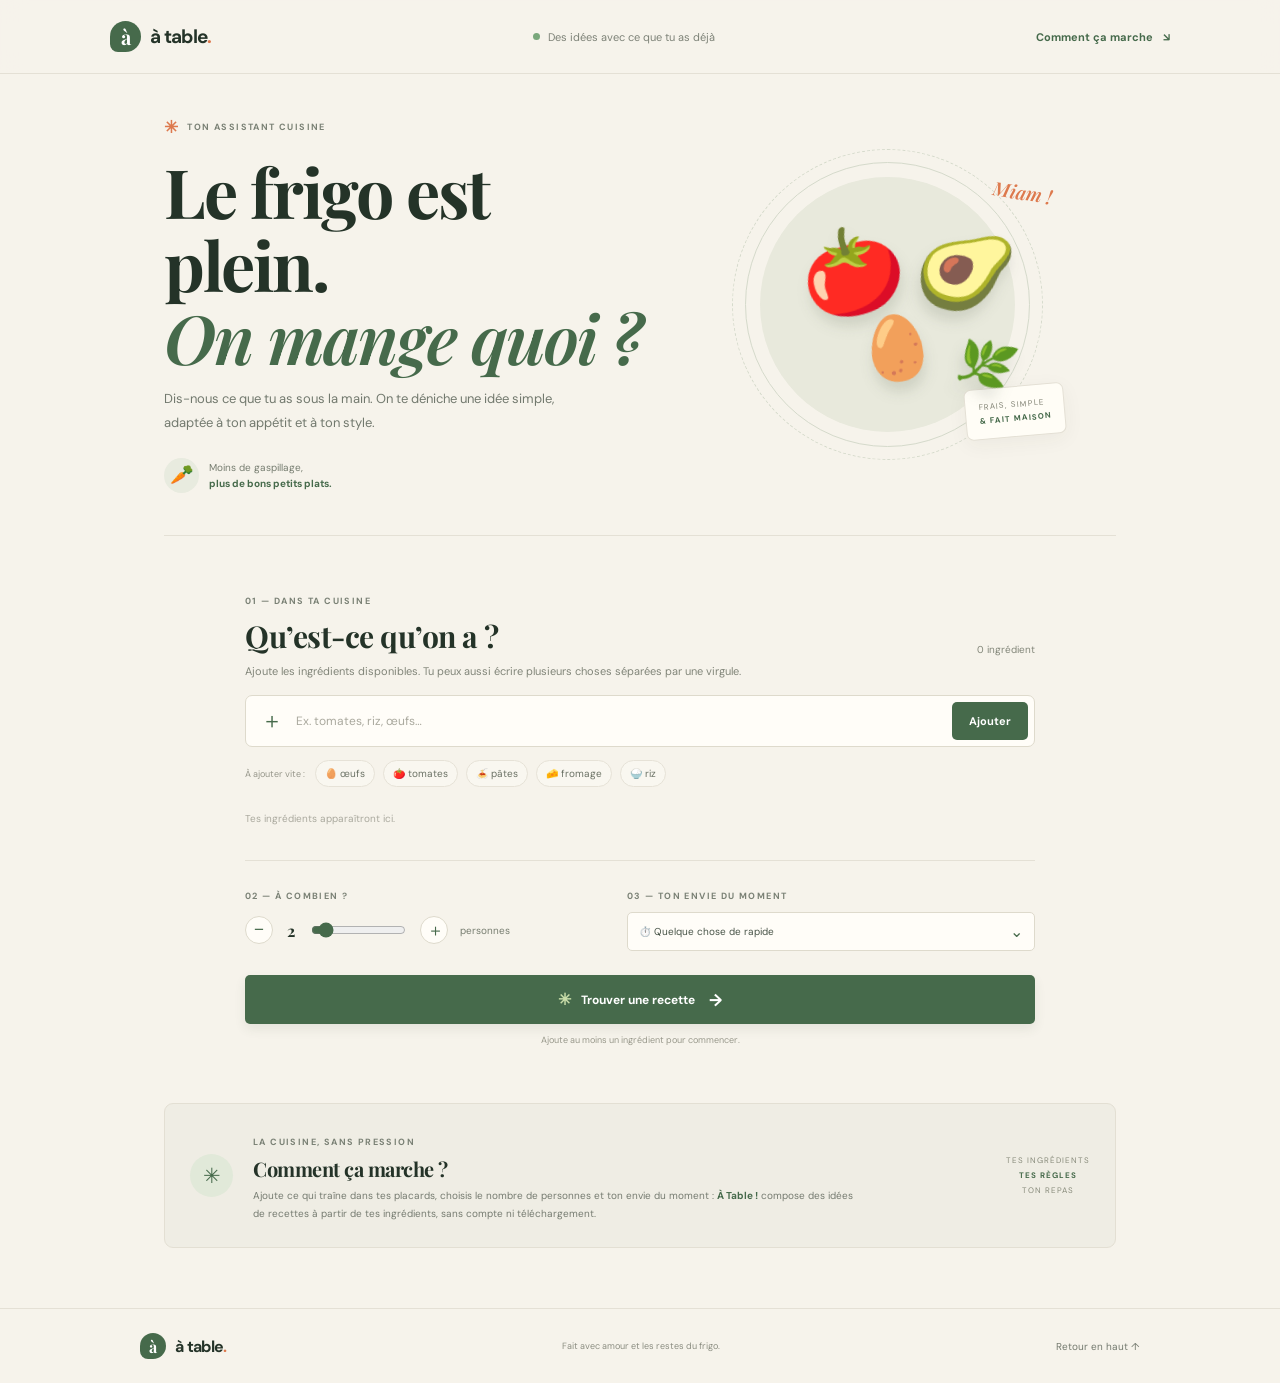
<file: index.html>
<!doctype html>
<html lang="fr">
<head>
  <meta charset="utf-8">
  <meta name="viewport" content="width=device-width, initial-scale=1">
  <meta name="theme-color" content="#f6f3eb">
  <meta name="description" content="Indique les ingrédients de ton frigo et trouve une idée de recette adaptée à ton repas.">
  <title>À Table ! — des recettes avec ce que tu as</title>
  <link rel="preconnect" href="https://fonts.googleapis.com">
  <link rel="preconnect" href="https://fonts.gstatic.com" crossorigin>
  <link href="https://fonts.googleapis.com/css2?family=DM+Sans:wght@400;500;600;700&family=Playfair+Display:wght@600;700;800&display=swap" rel="stylesheet">
  <link rel="stylesheet" href="style.css">
</head>
<body>
  <header class="topbar">
    <a class="brand" href="#home" aria-label="À Table, accueil"><span class="brand-mark">à</span><span>à table<span class="brand-dot">.</span></span></a>
    <div class="top-note"><span class="status-dot"></span> Des idées avec ce que tu as déjà</div>
    <a class="header-link" href="#how">Comment ça marche <span>↘</span></a>
  </header>

  <main id="home">
    <section class="intro">
      <div class="intro-copy"><span class="eyebrow"><span>✳</span> TON ASSISTANT CUISINE</span><h1>Le frigo est plein.<br><em>On mange quoi&nbsp;?</em></h1><p>Dis-nous ce que tu as sous la main. On te déniche une idée simple, adaptée à ton appétit et à ton style.</p><div class="intro-stamp"><span>🥕</span><span>Moins de gaspillage,<br><b>plus de bons petits plats.</b></span></div></div>
      <div class="food-art" aria-hidden="true"><div class="art-circle"></div><span class="food food-a">🍅</span><span class="food food-b">🥑</span><span class="food food-c">🥚</span><span class="food food-d">🌿</span><span class="art-scribble">Miam !</span><div class="art-caption">FRAIS, SIMPLE<br><b>& FAIT MAISON</b></div></div>
    </section>

    <section class="planner" aria-labelledby="plannerTitle">
      <div class="planner-heading"><div><span class="step-label">01 — DANS TA CUISINE</span><h2 id="plannerTitle">Qu’est-ce qu’on a ?</h2></div><span class="ingredient-count" id="ingredientCount">0 ingrédient</span></div>
      <p class="helper">Ajoute les ingrédients disponibles. Tu peux aussi écrire plusieurs choses séparées par une virgule.</p>
      <form class="ingredient-form" id="ingredientForm"><label class="sr-only" for="ingredientInput">Ajouter un ingrédient</label><span class="input-icon">＋</span><input id="ingredientInput" autocomplete="off" placeholder="Ex. tomates, riz, œufs…"><button type="submit">Ajouter</button></form>
      <div class="suggestions"><span>À ajouter vite :</span><button type="button" data-add="œufs">🥚 œufs</button><button type="button" data-add="tomates">🍅 tomates</button><button type="button" data-add="pâtes">🍝 pâtes</button><button type="button" data-add="fromage">🧀 fromage</button><button type="button" data-add="riz">🍚 riz</button></div>
      <div class="ingredient-list" id="ingredientList" aria-live="polite"><span class="empty-prompt">Tes ingrédients apparaîtront ici.</span></div>

      <div class="preferences">
        <div class="preference-block"><label class="step-label" for="people">02 — À COMBIEN ?</label><div class="people-control"><button type="button" id="minusPeople" aria-label="Diminuer le nombre de personnes">−</button><output id="peopleOutput" for="people">2</output><input id="people" type="range" min="1" max="12" value="2" aria-label="Nombre de personnes"><button type="button" id="plusPeople" aria-label="Augmenter le nombre de personnes">＋</button><span>personnes</span></div></div>
        <div class="preference-block"><label class="step-label" for="mealStyle">03 — TON ENVIE DU MOMENT</label><div class="select-wrap"><select id="mealStyle"><option value="vite">⏱️ Quelque chose de rapide</option><option value="comfort">🍲 Réconfortant</option><option value="healthy">🥗 Plutôt léger</option><option value="fresh">🌿 Frais et coloré</option><option value="surprise">🎲 Surprends-moi</option></select><span>⌄</span></div></div>
      </div>
      <button class="generate-button" id="generateButton"><span>✳</span> Trouver une recette <b>→</b></button>
      <p class="form-hint" id="formHint" aria-live="polite">Ajoute au moins un ingrédient pour commencer.</p>
    </section>

    <section class="results" id="results" hidden aria-live="polite"><div class="results-heading"><div><span class="step-label">À TABLE !</span><h2>Une idée qui donne faim.</h2></div><button class="again-button" id="againButton">↻ Une autre idée</button></div><div class="recipe-grid" id="recipeGrid"></div><p class="results-footnote">Les quantités sont indicatives : goûte et ajuste à ton envie. Pense à vérifier les allergènes de tes ingrédients.</p></section>

    <section class="how" id="how"><div class="how-icon">✳</div><div><span class="step-label">LA CUISINE, SANS PRESSION</span><h2>Comment ça marche ?</h2><p>Ajoute ce qui traîne dans tes placards, choisis le nombre de personnes et ton envie du moment : <b>À Table !</b> compose des idées de recettes à partir de tes ingrédients, sans compte ni téléchargement.</p></div><div class="how-side">TES INGRÉDIENTS<br><b>TES RÈGLES</b><br>TON REPAS</div></section>
  </main>

  <footer><a class="brand footer-brand" href="#home"><span class="brand-mark">à</span><span>à table<span class="brand-dot">.</span></span></a><span>Fait avec amour et les restes du frigo.</span><a href="#home">Retour en haut ↑</a></footer>
  <script src="script.js"></script>
</body>
</html>
</file>
<file: style.css>
@import url('https://fonts.googleapis.com/css2?family=DM+Sans:wght@400;500;600;700&family=Playfair+Display:wght@600;700;800&display=swap');
:root{--ink:#243328;--green:#466a4b;--green-dark:#314c36;--paper:#f6f3eb;--muted:#777d70;--line:#e4e0d5;--orange:#dd794d;--serif:'Playfair Display',Georgia,serif;--sans:'DM Sans',sans-serif}*{box-sizing:border-box}html{scroll-behavior:smooth;scroll-padding-top:82px}body{margin:0;background:var(--paper);color:var(--ink);font-family:var(--sans);-webkit-font-smoothing:antialiased}.topbar{height:74px;padding:0 max(calc((100vw - 1060px)/2),30px);display:flex;align-items:center;justify-content:space-between;border-bottom:1px solid var(--line);background:#f6f3ebed;position:sticky;top:0;z-index:5;backdrop-filter:blur(12px)}.brand{display:flex;gap:9px;align-items:center;color:var(--ink);font-weight:700;font-size:19px;letter-spacing:-.7px;text-decoration:none}.brand-mark{display:grid;place-items:center;width:31px;height:31px;background:var(--green);border-radius:50% 50% 50% 8px;color:white;font:700 20px var(--serif)}.brand-dot{color:var(--orange)}.top-note{color:#7d8277;font-size:11px;display:flex;align-items:center;gap:8px}.status-dot{height:7px;width:7px;border-radius:50%;background:#79a77b}.header-link{color:var(--green);text-decoration:none;font-size:11px;font-weight:700}.header-link span{margin-left:7px}.header-link:hover,footer>a:last-child:hover{color:var(--orange)}main{max-width:1000px;padding:0 24px;margin:auto}.intro{min-height:370px;display:grid;grid-template-columns:1.04fr .96fr;align-items:center;border-bottom:1px solid var(--line);overflow:hidden}.intro-copy{padding:42px 0}.eyebrow,.step-label{font-size:9px;font-weight:700;letter-spacing:1.4px;color:#7a8175}.eyebrow{display:flex;align-items:center;gap:8px}.eyebrow span{color:var(--orange);font-size:17px}.intro h1{font:700 clamp(46px,6.1vw,68px)/1.07 var(--serif);letter-spacing:-2px;margin:17px 0 14px}.intro h1 em{font-weight:600;color:var(--green);white-space:nowrap}.intro-copy>p{max-width:410px;font-size:13px;line-height:1.8;color:#72796e;margin:0}.intro-stamp{display:flex;align-items:center;gap:10px;margin-top:24px;color:#767d70;font-size:10px;line-height:1.6}.intro-stamp>span:first-child{width:35px;height:35px;border-radius:50%;background:#e8ebdf;display:grid;place-items:center;font-size:19px}.intro-stamp b{color:var(--green)}.food-art{height:330px;position:relative;display:grid;place-items:center}.art-circle{width:255px;height:255px;border-radius:50%;background:#e8e9dc;position:absolute}.art-circle:before,.art-circle:after{content:'';position:absolute;border:1px solid #d5dacb;border-radius:50%;inset:-15px}.art-circle:after{inset:-28px;border-style:dashed}.food{position:absolute;filter:drop-shadow(0 10px 7px #35432824);z-index:1}.food-a{font-size:84px;left:calc(50% - 88px);top:77px;transform:rotate(-15deg)}.food-b{font-size:77px;left:calc(50% + 28px);top:81px;transform:rotate(15deg)}.food-c{font-size:62px;left:calc(50% - 30px);top:167px;transform:rotate(-9deg)}.food-d{font-size:46px;left:calc(50% + 69px);top:193px;transform:rotate(22deg)}.art-scribble{position:absolute;top:39px;right:calc(50% - 165px);font:italic 600 19px var(--serif);color:var(--orange);transform:rotate(9deg)}.art-caption{position:absolute;right:calc(50% - 177px);bottom:33px;padding:10px 13px;background:#fffdf6;border:1px solid var(--line);border-radius:7px;color:#838476;font-size:8px;line-height:1.8;letter-spacing:1px;transform:rotate(-5deg);box-shadow:0 5px 20px #3740210d}.art-caption b{color:var(--green)}.planner{max-width:790px;margin:0 auto;padding:52px 0 57px}.planner-heading,.results-heading{display:flex;align-items:end;justify-content:space-between}.planner h2,.results h2,.how h2{font:700 30px var(--serif);letter-spacing:-.5px;margin:7px 0 0}.ingredient-count{font-size:10px;color:#828679}.helper{margin:8px 0 17px;color:#818579;font-size:11px}.ingredient-form{height:52px;display:flex;align-items:center;gap:11px;background:#fffdf8;border:1px solid #dedacc;border-radius:7px;padding:5px 6px 5px 15px;transition:border-color .2s,box-shadow .2s}.ingredient-form:focus-within{border-color:#779176;box-shadow:0 0 0 3px #78957619}.input-icon{font-size:22px;color:var(--green)}.ingredient-form input{flex:1;min-width:0;border:0;outline:0;background:transparent;color:var(--ink);font:12px var(--sans)}.ingredient-form input::placeholder{color:#aaa99e}.ingredient-form button,.generate-button{border:0;border-radius:5px;background:var(--green);color:white;font:700 11px var(--sans);cursor:pointer;transition:background .2s,transform .2s}.ingredient-form button{height:38px;padding:0 17px}.ingredient-form button:hover,.generate-button:hover{background:var(--green-dark)}.suggestions{display:flex;align-items:center;gap:8px;flex-wrap:wrap;margin:13px 0 16px}.suggestions>span{font-size:9px;color:#96968a;margin-right:2px}.suggestions button{border:1px solid #e6e2d7;background:#f9f7f0;color:#6b7265;border-radius:20px;padding:6px 9px;font:10px var(--sans);cursor:pointer;transition:.18s}.suggestions button:hover{border-color:#97ab91;background:#edf1e8;color:var(--green)}.ingredient-list{display:flex;gap:8px;flex-wrap:wrap;min-height:30px;align-items:center}.empty-prompt{color:#aaa99e;font-size:10px}.ingredient-chip{display:inline-flex;align-items:center;gap:8px;border:1px solid #d9e2d4;background:#edf1e8;border-radius:20px;color:#425b43;padding:7px 10px;font-size:10px}.ingredient-chip button{border:0;background:none;color:#71816d;font-size:15px;line-height:12px;padding:0;cursor:pointer}.preferences{display:grid;grid-template-columns:1fr 1.15fr;gap:27px;border-top:1px solid var(--line);margin-top:27px;padding-top:22px}.preference-block{min-width:0}.people-control{display:flex;align-items:center;gap:12px;margin-top:12px}.people-control button{width:28px;height:28px;border:1px solid #dedacc;border-radius:50%;background:#fffdf8;color:var(--green);font-size:17px;cursor:pointer}.people-control output{font:700 16px var(--serif);min-width:12px;text-align:center}.people-control input{width:95px;accent-color:var(--green)}.people-control>span{font-size:10px;color:#777d70}.select-wrap{height:39px;margin-top:8px;position:relative}.select-wrap select{width:100%;height:100%;appearance:none;border:1px solid #dedacc;border-radius:5px;background:#fffdf8;color:#485448;padding:0 35px 0 11px;font:10px var(--sans);outline-color:#89a286}.select-wrap>span{position:absolute;right:12px;top:9px;color:var(--green);pointer-events:none}.generate-button{display:flex;align-items:center;justify-content:center;gap:10px;width:100%;height:49px;margin-top:24px;font-size:12px;box-shadow:0 5px 12px #354f3517}.generate-button>span{font-size:16px;color:#c9dda9}.generate-button b{font-size:17px;margin-left:4px}.form-hint{text-align:center;color:#98988b;font-size:9px;margin:10px 0 0}.results{border-top:1px solid var(--line);padding:48px 0 54px}.again-button{border:1px solid #dcd8cc;border-radius:5px;background:#fffdf8;color:var(--green);padding:10px 13px;font:600 10px var(--sans);cursor:pointer}.again-button:hover{border-color:var(--green)}.recipe-grid{display:grid;grid-template-columns:repeat(3,1fr);gap:13px;margin-top:22px}.recipe-card{min-width:0;background:#fffdf8;border:1px solid #e6e1d5;border-radius:9px;padding:18px;box-shadow:0 6px 20px #343d2208}.recipe-card.featured{border-color:#aab99f;box-shadow:0 7px 24px #48634612}.recipe-top{display:flex;align-items:center;justify-content:space-between;margin-bottom:12px}.recipe-emoji{font-size:25px}.recipe-label{border-radius:20px;background:#edf1e8;color:#526b4c;padding:5px 8px;font-size:8px;font-weight:700}.recipe-card h3{font:700 18px/1.3 var(--serif);margin:0 0 7px}.recipe-desc{font-size:10px;line-height:1.65;color:#7c8075;min-height:34px;margin:0 0 12px}.recipe-meta{display:flex;gap:12px;color:#818579;font-size:9px;padding-bottom:12px;border-bottom:1px solid #ece8de}.recipe-card h4{font-size:9px;text-transform:uppercase;letter-spacing:.8px;margin:13px 0 6px;color:#65755e}.recipe-ingredients{padding:0 0 0 15px;margin:0;color:#666f63;font-size:10px;line-height:1.8}.recipe-steps{padding:0 0 0 17px;margin:0;color:#686e64;font-size:10px;line-height:1.7}.results-footnote{font-size:9px;color:#97978c;margin:15px 0 0}.how{display:flex;align-items:center;gap:20px;padding:25px;margin:0 0 60px;border:1px solid #e3dfd3;border-radius:9px;background:#efede4}.how-icon{width:43px;height:43px;border-radius:50%;flex:none;display:grid;place-items:center;background:#e1e9d9;color:var(--green);font-size:21px}.how h2{font-size:20px;margin:5px 0}.how p{max-width:600px;margin:0;color:#757b70;font-size:10px;line-height:1.75}.how p b{color:var(--green)}.how-side{margin-left:auto;text-align:center;white-space:nowrap;color:#888b7b;font-size:8px;letter-spacing:1px;line-height:1.9}.how-side b{color:var(--green)}footer{min-height:75px;border-top:1px solid var(--line);padding:15px max(calc((100vw - 1000px)/2),24px);display:flex;justify-content:space-between;align-items:center}footer>span{font-size:9px;color:#8b8d81}footer>a:last-child{color:#73796e;text-decoration:none;font-size:10px}.footer-brand{font-size:16px}.footer-brand .brand-mark{width:26px;height:26px;font-size:16px}.sr-only{position:absolute;width:1px;height:1px;padding:0;margin:-1px;overflow:hidden;clip:rect(0,0,0,0);white-space:nowrap;border:0}[hidden]{display:none!important}
@media(max-width:700px){.topbar{padding:0 20px}.top-note{font-size:9px}.header-link{font-size:0}.header-link span{font-size:17px}main{padding:0 20px}.intro{min-height:330px;grid-template-columns:1.1fr .9fr}.intro h1{font-size:51px}.food-art{transform:scale(.82);margin:0 -25px}.recipe-grid{grid-template-columns:1fr 1fr}.recipe-card:last-child:nth-child(odd){grid-column:span 2}.how{gap:14px;padding:19px}.how-side{font-size:7px}}
@media(max-width:500px){.topbar{height:63px}.top-note{display:none}.intro{grid-template-columns:1fr;padding:24px 0 0}.intro-copy{padding:12px 0 0}.intro h1{font-size:53px;margin-top:13px}.intro-copy>p{font-size:12px}.intro-stamp{margin-top:15px}.food-art{height:205px;transform:scale(.67);margin:-7px 0 -18px}.planner{padding:38px 0 43px}.planner h2,.results h2{font-size:25px}.preferences{grid-template-columns:1fr;gap:19px}.people-control input{width:120px}.recipe-grid{grid-template-columns:1fr}.recipe-card:last-child:nth-child(odd){grid-column:auto}.recipe-desc{min-height:0}.results-heading{align-items:flex-start;gap:12px}.again-button{white-space:nowrap;margin-top:8px}.how{align-items:flex-start;flex-wrap:wrap}.how>div:nth-child(2){flex:1;min-width:190px}.how-side{margin-left:58px}footer{padding:15px 20px;gap:8px;flex-wrap:wrap}footer>span{order:3;width:100%;text-align:center}}
</file>
